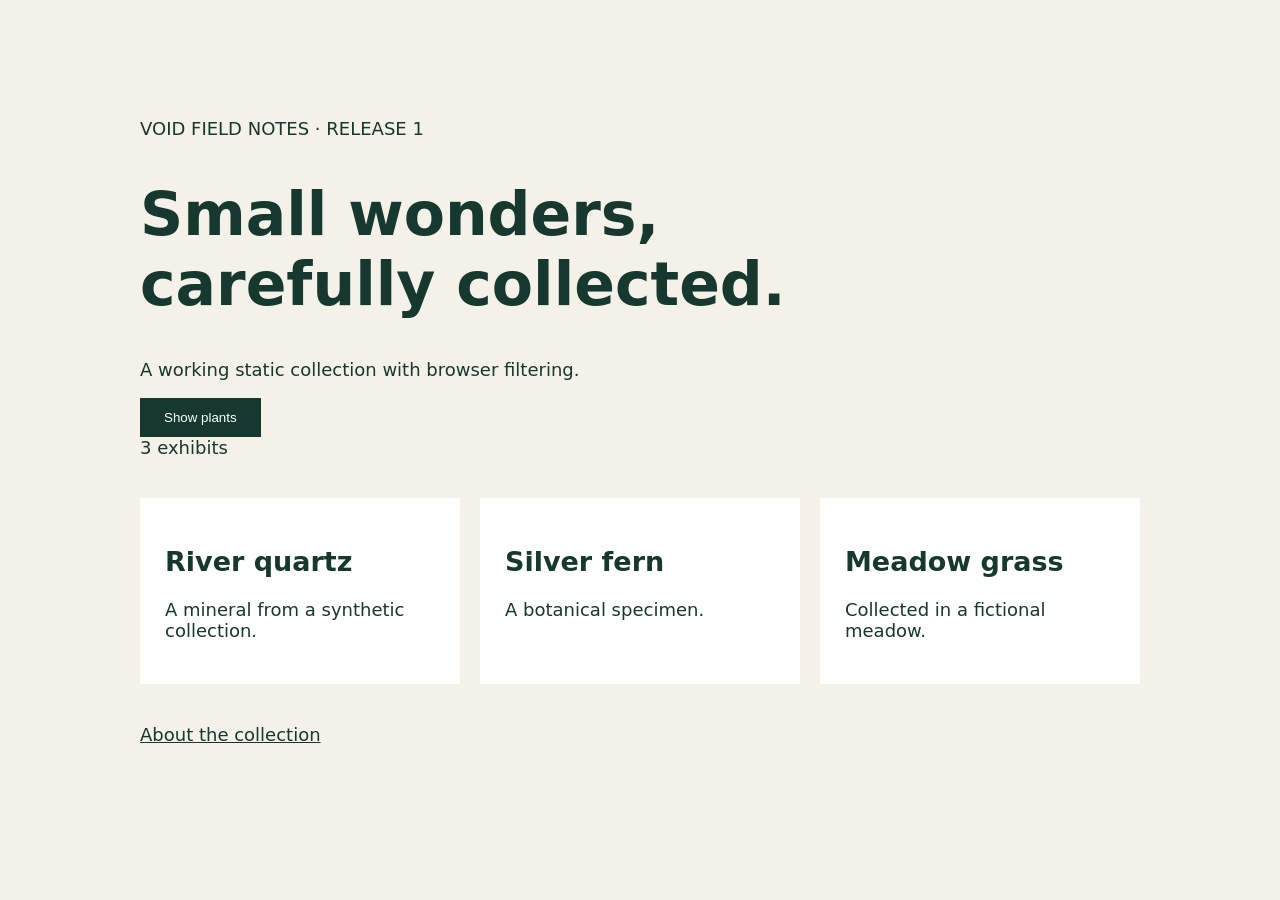
<file: index.html>
<!doctype html><html lang="en"><head><meta charset="utf-8"><title>Field Museum</title><link rel="stylesheet" href="/style.css"><script src="/app.js" defer></script></head><body><main><p>VOID FIELD NOTES · RELEASE 1</p><h1>Small wonders, carefully collected.</h1><p>A working static collection with browser filtering.</p><button id="filter">Show plants</button><div id="count">3 exhibits</div><section id="items"><article data-kind="mineral"><h2>River quartz</h2><p>A mineral from a synthetic collection.</p></article><article data-kind="plant"><h2>Silver fern</h2><p>A botanical specimen.</p></article><article data-kind="plant"><h2>Meadow grass</h2><p>Collected in a fictional meadow.</p></article></section><a href="/about.html">About the collection</a></main></body></html>
</file>
<file: style.css>
body{margin:0;background:#f4f1e9;color:#17382e;font:18px system-ui}main{max-width:1000px;margin:70px auto;padding:30px}h1{font-size:60px;max-width:800px}section{display:flex;gap:20px;margin:40px 0}article{padding:25px;background:white;flex:1}button{padding:12px 24px;background:#17382e;color:white;border:0}a{color:#17382e}
</file>
